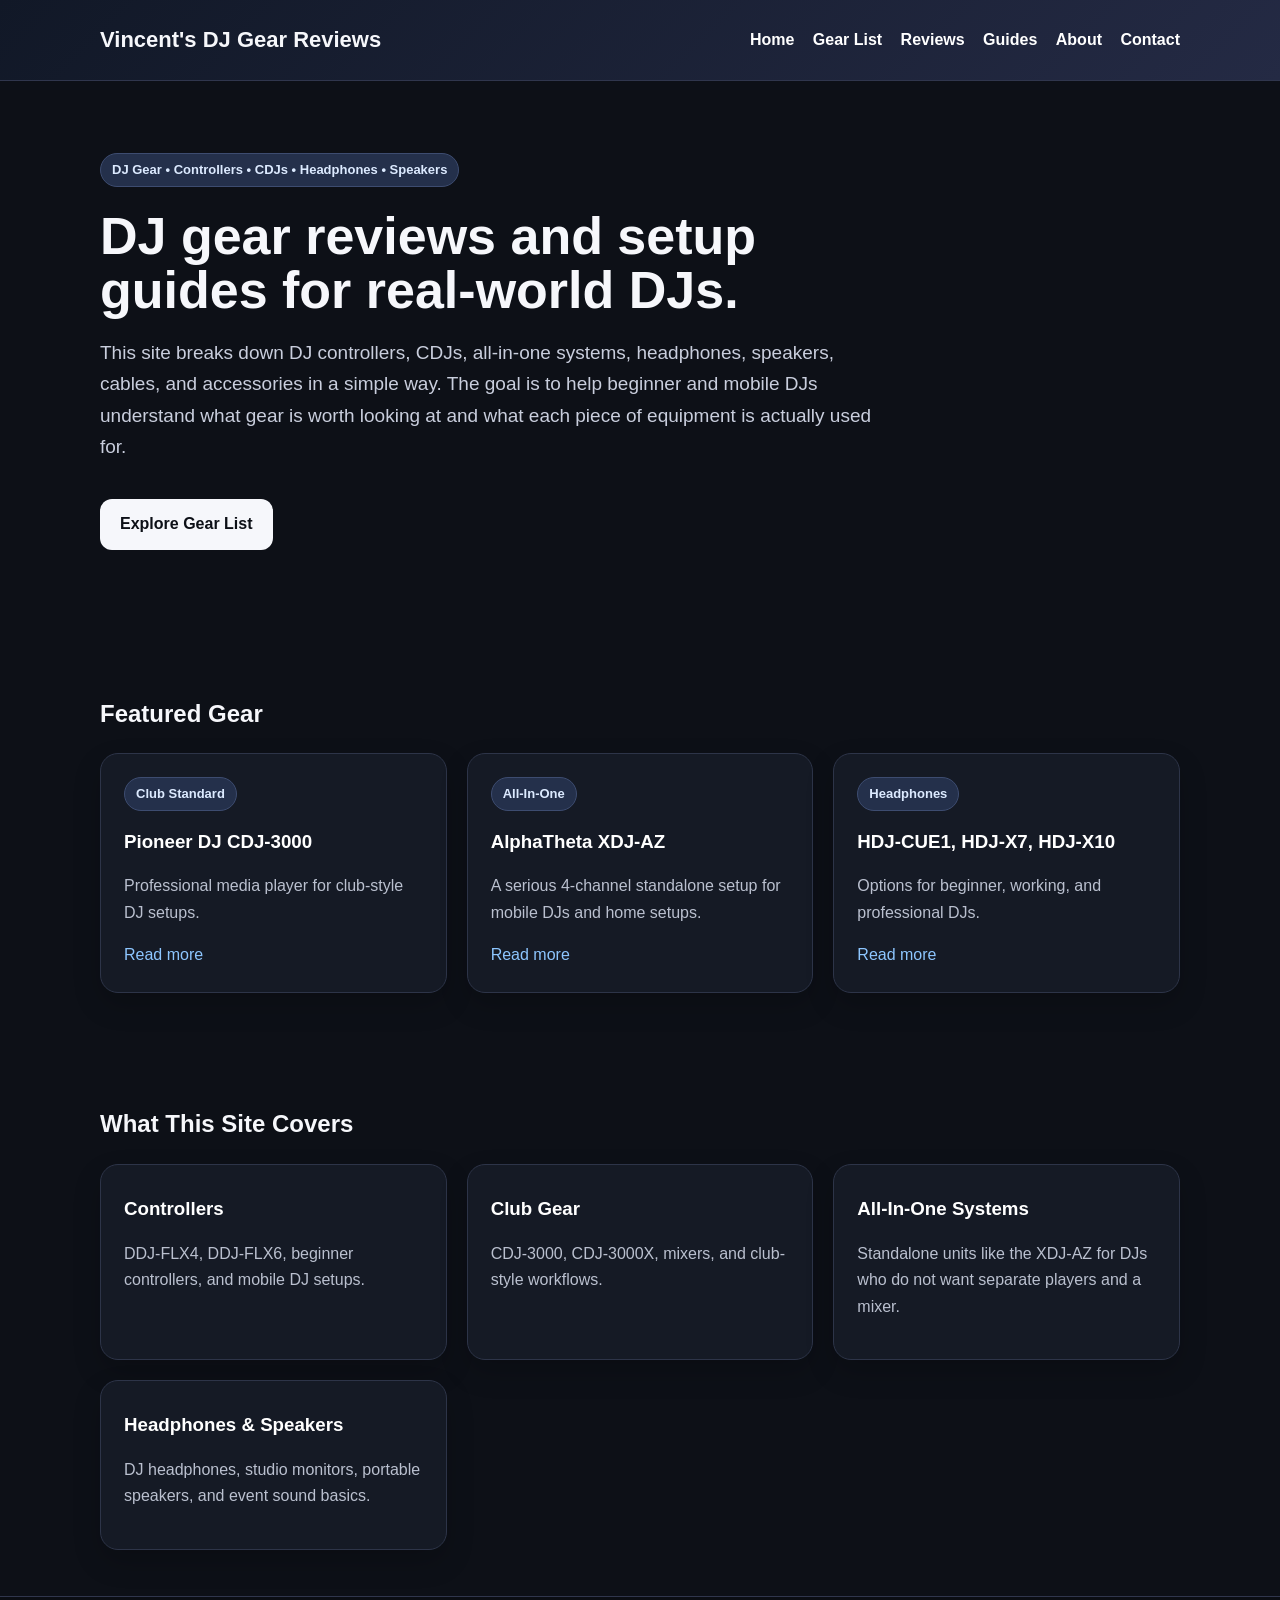
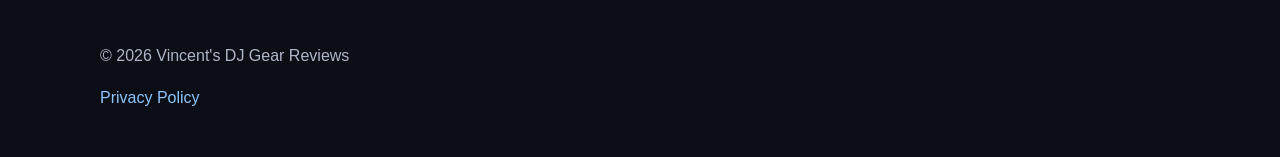
<file: index.html>
<!DOCTYPE html>
<html lang="en">
<head>
<meta charset="UTF-8">
<meta name="viewport" content="width=device-width, initial-scale=1.0">
<title>Vincent&#x27;s DJ Gear Reviews</title>
<link rel="stylesheet" href="style.css">
</head>
<body>
<header>
<div class="container">
<nav>
<div class="logo">Vincent's DJ Gear Reviews</div>
<div class="navlinks">
<a href="index.html">Home</a>
<a href="gear.html">Gear List</a>
<a href="reviews.html">Reviews</a>
<a href="guides.html">Guides</a>
<a href="about.html">About</a>
<a href="contact.html">Contact</a>
</div>
</nav>
</div>
</header>

<main>
<section class="hero">
<div class="container">
<span class="tag">DJ Gear • Controllers • CDJs • Headphones • Speakers</span>
<h1>DJ gear reviews and setup guides for real-world DJs.</h1>
<p>This site breaks down DJ controllers, CDJs, all-in-one systems, headphones, speakers, cables, and accessories in a simple way. The goal is to help beginner and mobile DJs understand what gear is worth looking at and what each piece of equipment is actually used for.</p>
<a class="button" href="gear.html">Explore Gear List</a>
</div>
</section>

<section class="section">
<div class="container">
<h2>Featured Gear</h2>
<div class="grid">
<div class="card"><span class="tag">Club Standard</span><h3>Pioneer DJ CDJ-3000</h3><p class="muted">Professional media player for club-style DJ setups.</p><a href="gear.html">Read more</a></div>
<div class="card"><span class="tag">All-In-One</span><h3>AlphaTheta XDJ-AZ</h3><p class="muted">A serious 4-channel standalone setup for mobile DJs and home setups.</p><a href="gear.html">Read more</a></div>
<div class="card"><span class="tag">Headphones</span><h3>HDJ-CUE1, HDJ-X7, HDJ-X10</h3><p class="muted">Options for beginner, working, and professional DJs.</p><a href="gear.html">Read more</a></div>
</div>
</div>
</section>

<section class="section">
<div class="container">
<h2>What This Site Covers</h2>
<div class="grid">
<div class="card"><h3>Controllers</h3><p class="muted">DDJ-FLX4, DDJ-FLX6, beginner controllers, and mobile DJ setups.</p></div>
<div class="card"><h3>Club Gear</h3><p class="muted">CDJ-3000, CDJ-3000X, mixers, and club-style workflows.</p></div>
<div class="card"><h3>All-In-One Systems</h3><p class="muted">Standalone units like the XDJ-AZ for DJs who do not want separate players and a mixer.</p></div>
<div class="card"><h3>Headphones & Speakers</h3><p class="muted">DJ headphones, studio monitors, portable speakers, and event sound basics.</p></div>
</div>
</div>
</section>
</main>
<footer><div class="container">
<p>© 2026 Vincent's DJ Gear Reviews</p>
<p><a href="privacy.html">Privacy Policy</a></p>
</div></footer></body></html>
</file>
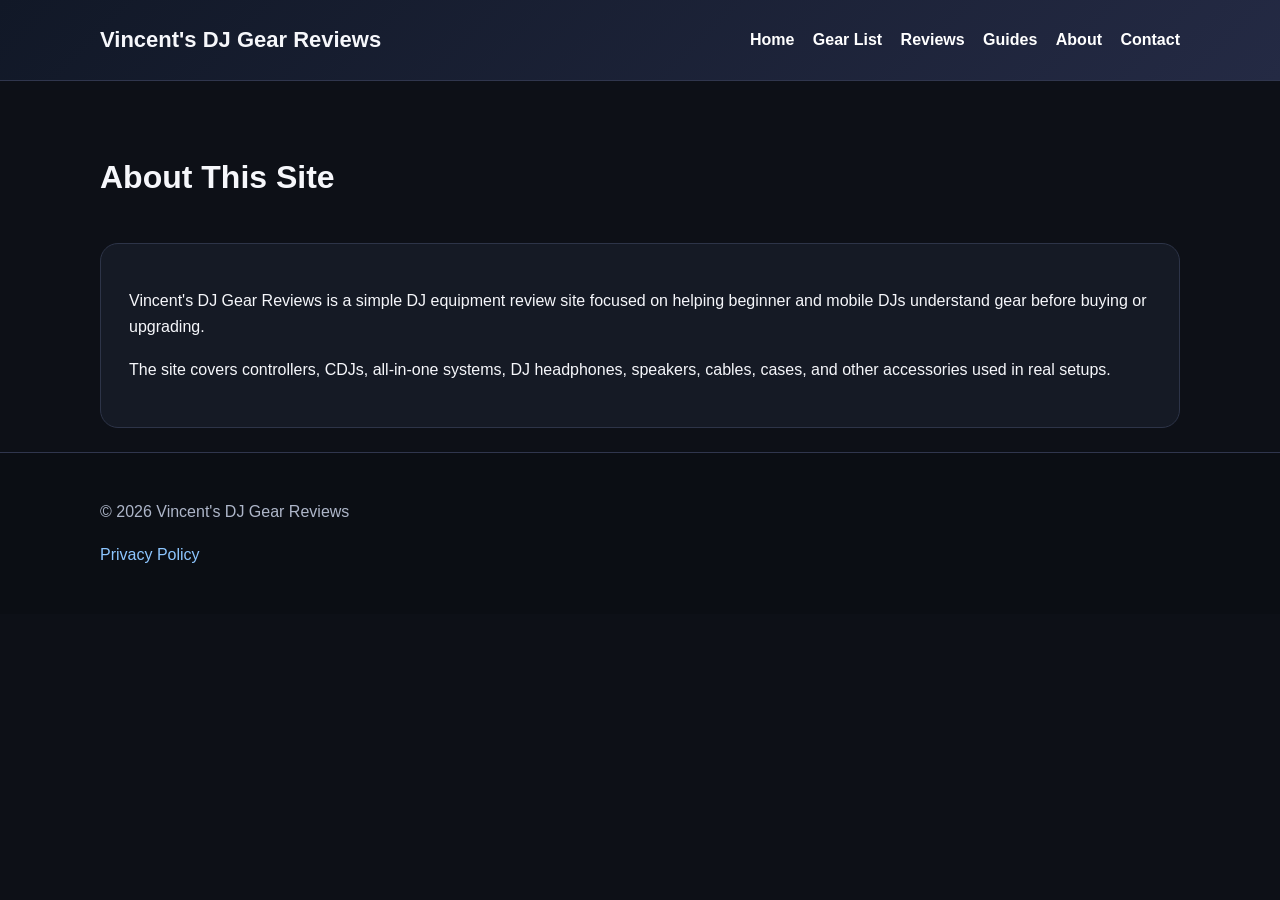
<file: about.html>
<!DOCTYPE html>
<html lang="en">
<head>
<meta charset="UTF-8">
<meta name="viewport" content="width=device-width, initial-scale=1.0">
<title>About</title>
<link rel="stylesheet" href="style.css">
</head>
<body>
<header>
<div class="container">
<nav>
<div class="logo">Vincent's DJ Gear Reviews</div>
<div class="navlinks">
<a href="index.html">Home</a>
<a href="gear.html">Gear List</a>
<a href="reviews.html">Reviews</a>
<a href="guides.html">Guides</a>
<a href="about.html">About</a>
<a href="contact.html">Contact</a>
</div>
</nav>
</div>
</header>

<main class="container">
<div class="page-title"><h1>About This Site</h1></div>
<div class="article">
<p>Vincent's DJ Gear Reviews is a simple DJ equipment review site focused on helping beginner and mobile DJs understand gear before buying or upgrading.</p>
<p>The site covers controllers, CDJs, all-in-one systems, DJ headphones, speakers, cables, cases, and other accessories used in real setups.</p>
</div>
</main>
<footer><div class="container">
<p>© 2026 Vincent's DJ Gear Reviews</p>
<p><a href="privacy.html">Privacy Policy</a></p>
</div></footer></body></html>
</file>
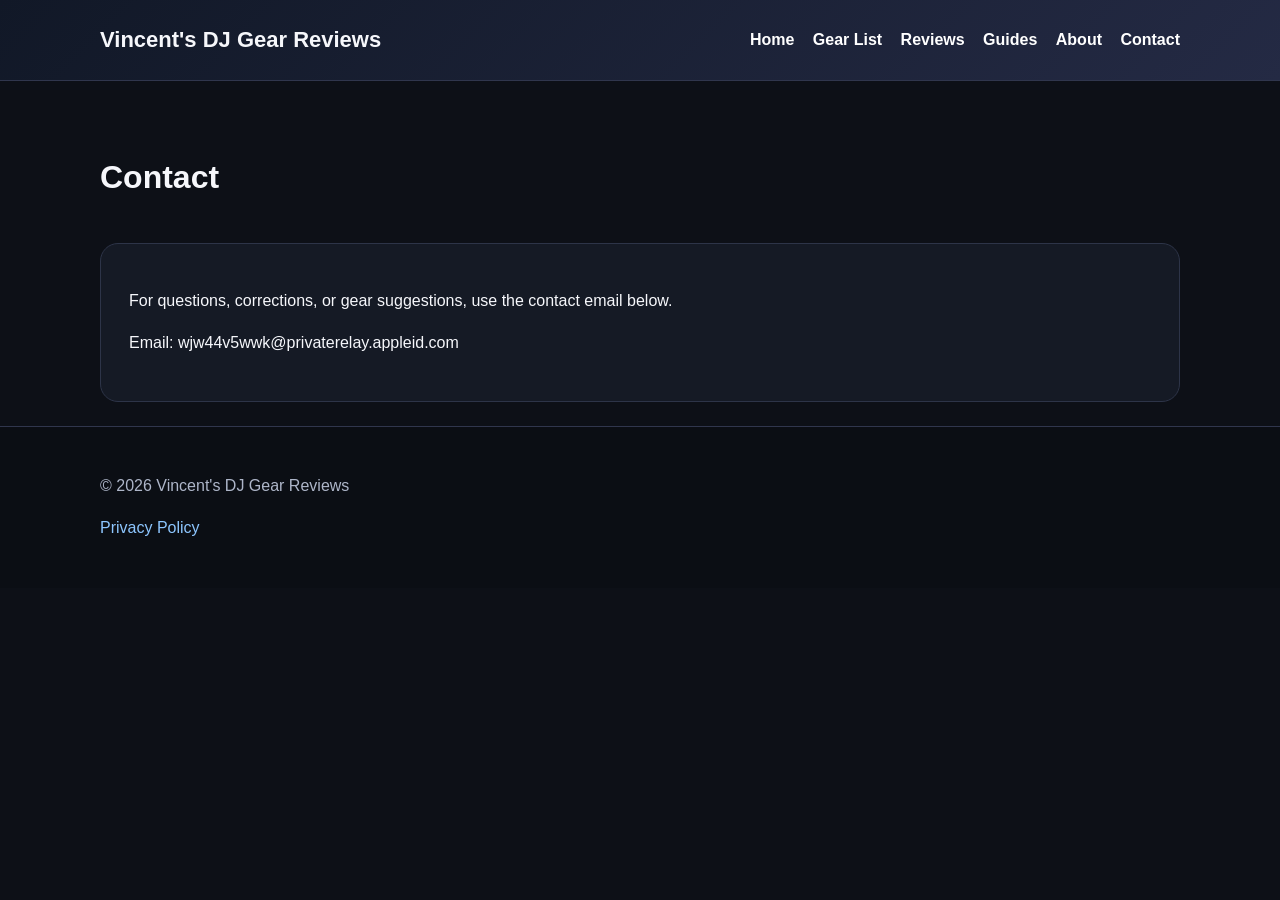
<file: contact.html>
<!DOCTYPE html>
<html lang="en">
<head>
<meta charset="UTF-8">
<meta name="viewport" content="width=device-width, initial-scale=1.0">
<title>Contact</title>
<link rel="stylesheet" href="style.css">
</head>
<body>
<header>
<div class="container">
<nav>
<div class="logo">Vincent's DJ Gear Reviews</div>
<div class="navlinks">
<a href="index.html">Home</a>
<a href="gear.html">Gear List</a>
<a href="reviews.html">Reviews</a>
<a href="guides.html">Guides</a>
<a href="about.html">About</a>
<a href="contact.html">Contact</a>
</div>
</nav>
</div>
</header>

<main class="container">
<div class="page-title"><h1>Contact</h1></div>
<div class="article">
<p>For questions, corrections, or gear suggestions, use the contact email below.</p>
<p>Email: wjw44v5wwk@privaterelay.appleid.com</p>
</div>
</main>
<footer><div class="container">
<p>© 2026 Vincent's DJ Gear Reviews</p>
<p><a href="privacy.html">Privacy Policy</a></p>
</div></footer></body></html>
</file>
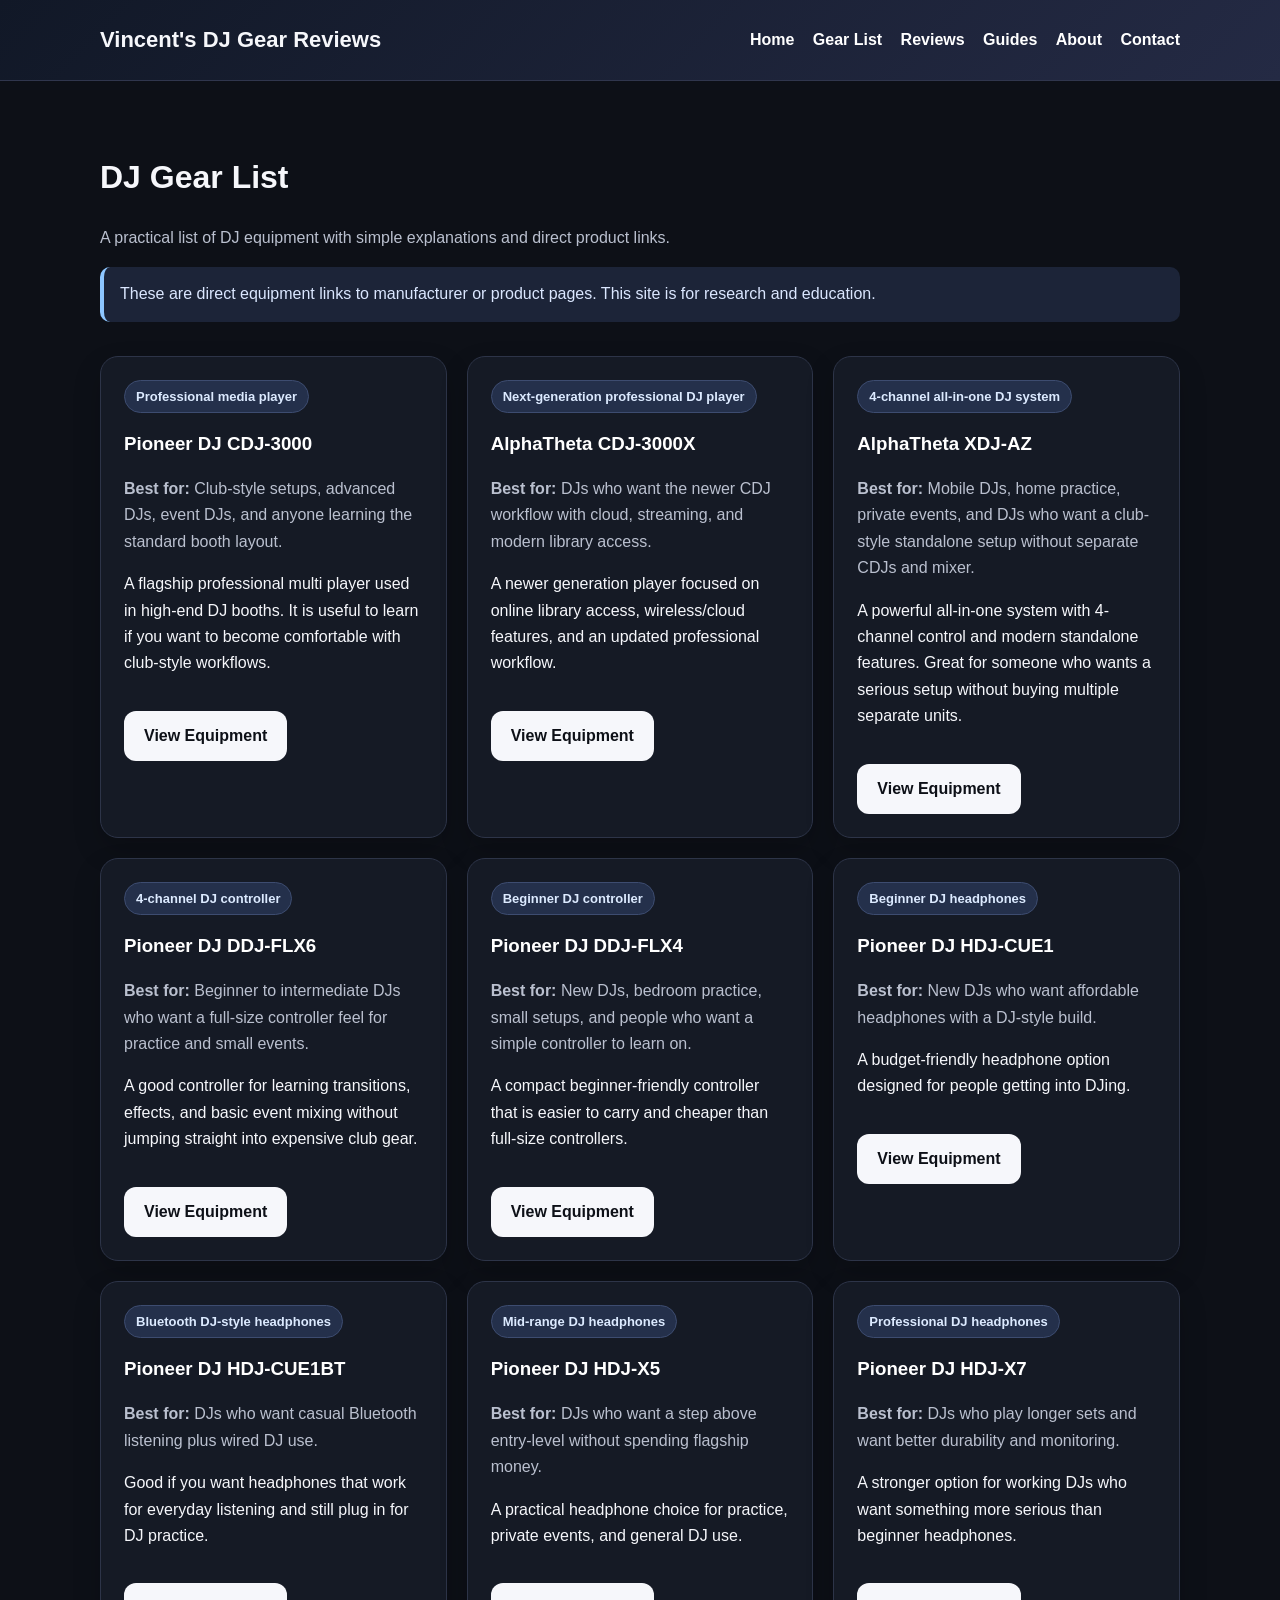
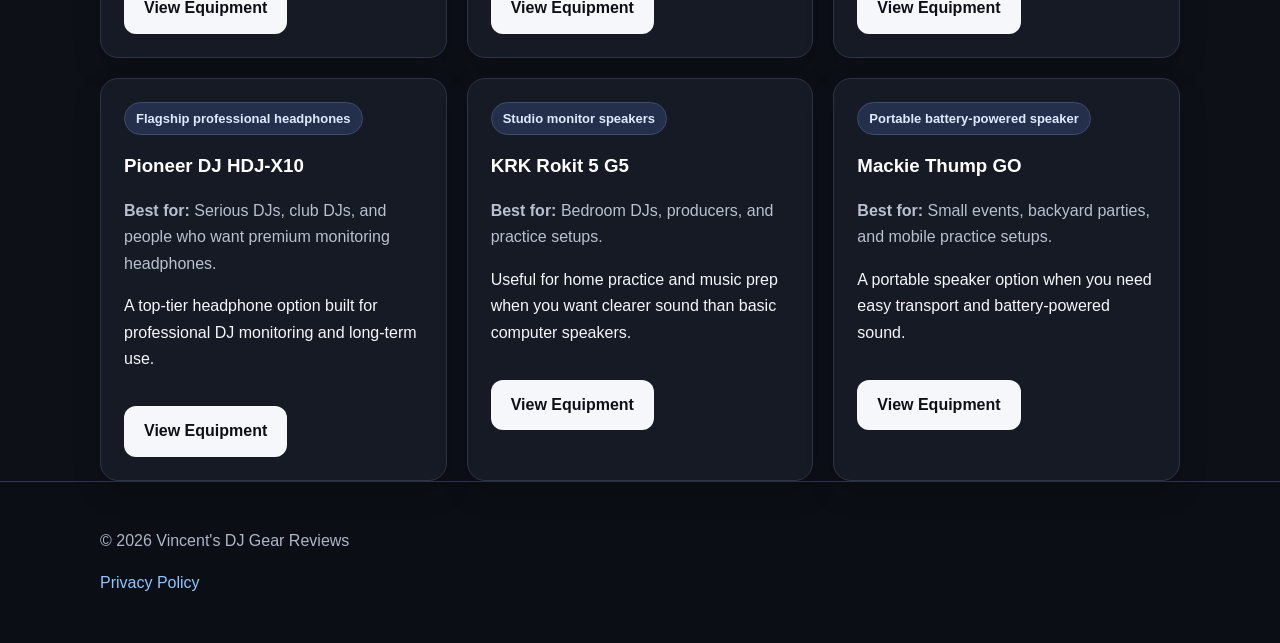
<file: gear.html>
<!DOCTYPE html>
<html lang="en">
<head>
<meta charset="UTF-8">
<meta name="viewport" content="width=device-width, initial-scale=1.0">
<title>DJ Gear List</title>
<link rel="stylesheet" href="style.css">
</head>
<body>
<header>
<div class="container">
<nav>
<div class="logo">Vincent's DJ Gear Reviews</div>
<div class="navlinks">
<a href="index.html">Home</a>
<a href="gear.html">Gear List</a>
<a href="reviews.html">Reviews</a>
<a href="guides.html">Guides</a>
<a href="about.html">About</a>
<a href="contact.html">Contact</a>
</div>
</nav>
</div>
</header>

<main class="container">
<div class="page-title">
<h1>DJ Gear List</h1>
<p class="muted">A practical list of DJ equipment with simple explanations and direct product links.</p>
<p class="notice">These are direct equipment links to manufacturer or product pages. This site is for research and education.</p>
</div>
<div class="grid">

<div class="card">
<span class="tag">Professional media player</span>
<h3>Pioneer DJ CDJ-3000</h3>
<p class="muted"><strong>Best for:</strong> Club-style setups, advanced DJs, event DJs, and anyone learning the standard booth layout.</p>
<p>A flagship professional multi player used in high-end DJ booths. It is useful to learn if you want to become comfortable with club-style workflows.</p>
<a class="button" href="https://www.pioneerdj.com/en/product/dj-players-turntables/cdj-3000/" target="_blank" rel="noopener">View Equipment</a>
</div>

<div class="card">
<span class="tag">Next-generation professional DJ player</span>
<h3>AlphaTheta CDJ-3000X</h3>
<p class="muted"><strong>Best for:</strong> DJs who want the newer CDJ workflow with cloud, streaming, and modern library access.</p>
<p>A newer generation player focused on online library access, wireless/cloud features, and an updated professional workflow.</p>
<a class="button" href="https://alphatheta.com/en/product/player/cdj-3000x/black/" target="_blank" rel="noopener">View Equipment</a>
</div>

<div class="card">
<span class="tag">4-channel all-in-one DJ system</span>
<h3>AlphaTheta XDJ-AZ</h3>
<p class="muted"><strong>Best for:</strong> Mobile DJs, home practice, private events, and DJs who want a club-style standalone setup without separate CDJs and mixer.</p>
<p>A powerful all-in-one system with 4-channel control and modern standalone features. Great for someone who wants a serious setup without buying multiple separate units.</p>
<a class="button" href="https://alphatheta.com/en/product/all-in-one-dj-system/xdj-az/black/" target="_blank" rel="noopener">View Equipment</a>
</div>

<div class="card">
<span class="tag">4-channel DJ controller</span>
<h3>Pioneer DJ DDJ-FLX6</h3>
<p class="muted"><strong>Best for:</strong> Beginner to intermediate DJs who want a full-size controller feel for practice and small events.</p>
<p>A good controller for learning transitions, effects, and basic event mixing without jumping straight into expensive club gear.</p>
<a class="button" href="https://www.pioneerdj.com/en/product/controller/ddj-flx6/" target="_blank" rel="noopener">View Equipment</a>
</div>

<div class="card">
<span class="tag">Beginner DJ controller</span>
<h3>Pioneer DJ DDJ-FLX4</h3>
<p class="muted"><strong>Best for:</strong> New DJs, bedroom practice, small setups, and people who want a simple controller to learn on.</p>
<p>A compact beginner-friendly controller that is easier to carry and cheaper than full-size controllers.</p>
<a class="button" href="https://www.pioneerdj.com/en/product/controller/ddj-flx4/" target="_blank" rel="noopener">View Equipment</a>
</div>

<div class="card">
<span class="tag">Beginner DJ headphones</span>
<h3>Pioneer DJ HDJ-CUE1</h3>
<p class="muted"><strong>Best for:</strong> New DJs who want affordable headphones with a DJ-style build.</p>
<p>A budget-friendly headphone option designed for people getting into DJing.</p>
<a class="button" href="https://www.pioneerdj.com/en/product/headphones/hdj-cue1/" target="_blank" rel="noopener">View Equipment</a>
</div>

<div class="card">
<span class="tag">Bluetooth DJ-style headphones</span>
<h3>Pioneer DJ HDJ-CUE1BT</h3>
<p class="muted"><strong>Best for:</strong> DJs who want casual Bluetooth listening plus wired DJ use.</p>
<p>Good if you want headphones that work for everyday listening and still plug in for DJ practice.</p>
<a class="button" href="https://www.pioneerdj.com/en/product/headphones/hdj-cue1bt-k/" target="_blank" rel="noopener">View Equipment</a>
</div>

<div class="card">
<span class="tag">Mid-range DJ headphones</span>
<h3>Pioneer DJ HDJ-X5</h3>
<p class="muted"><strong>Best for:</strong> DJs who want a step above entry-level without spending flagship money.</p>
<p>A practical headphone choice for practice, private events, and general DJ use.</p>
<a class="button" href="https://www.pioneerdj.com/en/product/headphones/hdj-x5/" target="_blank" rel="noopener">View Equipment</a>
</div>

<div class="card">
<span class="tag">Professional DJ headphones</span>
<h3>Pioneer DJ HDJ-X7</h3>
<p class="muted"><strong>Best for:</strong> DJs who play longer sets and want better durability and monitoring.</p>
<p>A stronger option for working DJs who want something more serious than beginner headphones.</p>
<a class="button" href="https://www.pioneerdj.com/en/product/headphones/hdj-x7/" target="_blank" rel="noopener">View Equipment</a>
</div>

<div class="card">
<span class="tag">Flagship professional headphones</span>
<h3>Pioneer DJ HDJ-X10</h3>
<p class="muted"><strong>Best for:</strong> Serious DJs, club DJs, and people who want premium monitoring headphones.</p>
<p>A top-tier headphone option built for professional DJ monitoring and long-term use.</p>
<a class="button" href="https://pioneerdjstore.com/products/hdj-x10" target="_blank" rel="noopener">View Equipment</a>
</div>

<div class="card">
<span class="tag">Studio monitor speakers</span>
<h3>KRK Rokit 5 G5</h3>
<p class="muted"><strong>Best for:</strong> Bedroom DJs, producers, and practice setups.</p>
<p>Useful for home practice and music prep when you want clearer sound than basic computer speakers.</p>
<a class="button" href="https://www.krkmusic.com/products/rokit-5-generation-five" target="_blank" rel="noopener">View Equipment</a>
</div>

<div class="card">
<span class="tag">Portable battery-powered speaker</span>
<h3>Mackie Thump GO</h3>
<p class="muted"><strong>Best for:</strong> Small events, backyard parties, and mobile practice setups.</p>
<p>A portable speaker option when you need easy transport and battery-powered sound.</p>
<a class="button" href="https://mackie.com/en/products/loudspeakers/thump-go/thump_go.html" target="_blank" rel="noopener">View Equipment</a>
</div>
</div>
</main>
<footer><div class="container">
<p>© 2026 Vincent's DJ Gear Reviews</p>
<p><a href="privacy.html">Privacy Policy</a></p>
</div></footer></body></html>
</file>
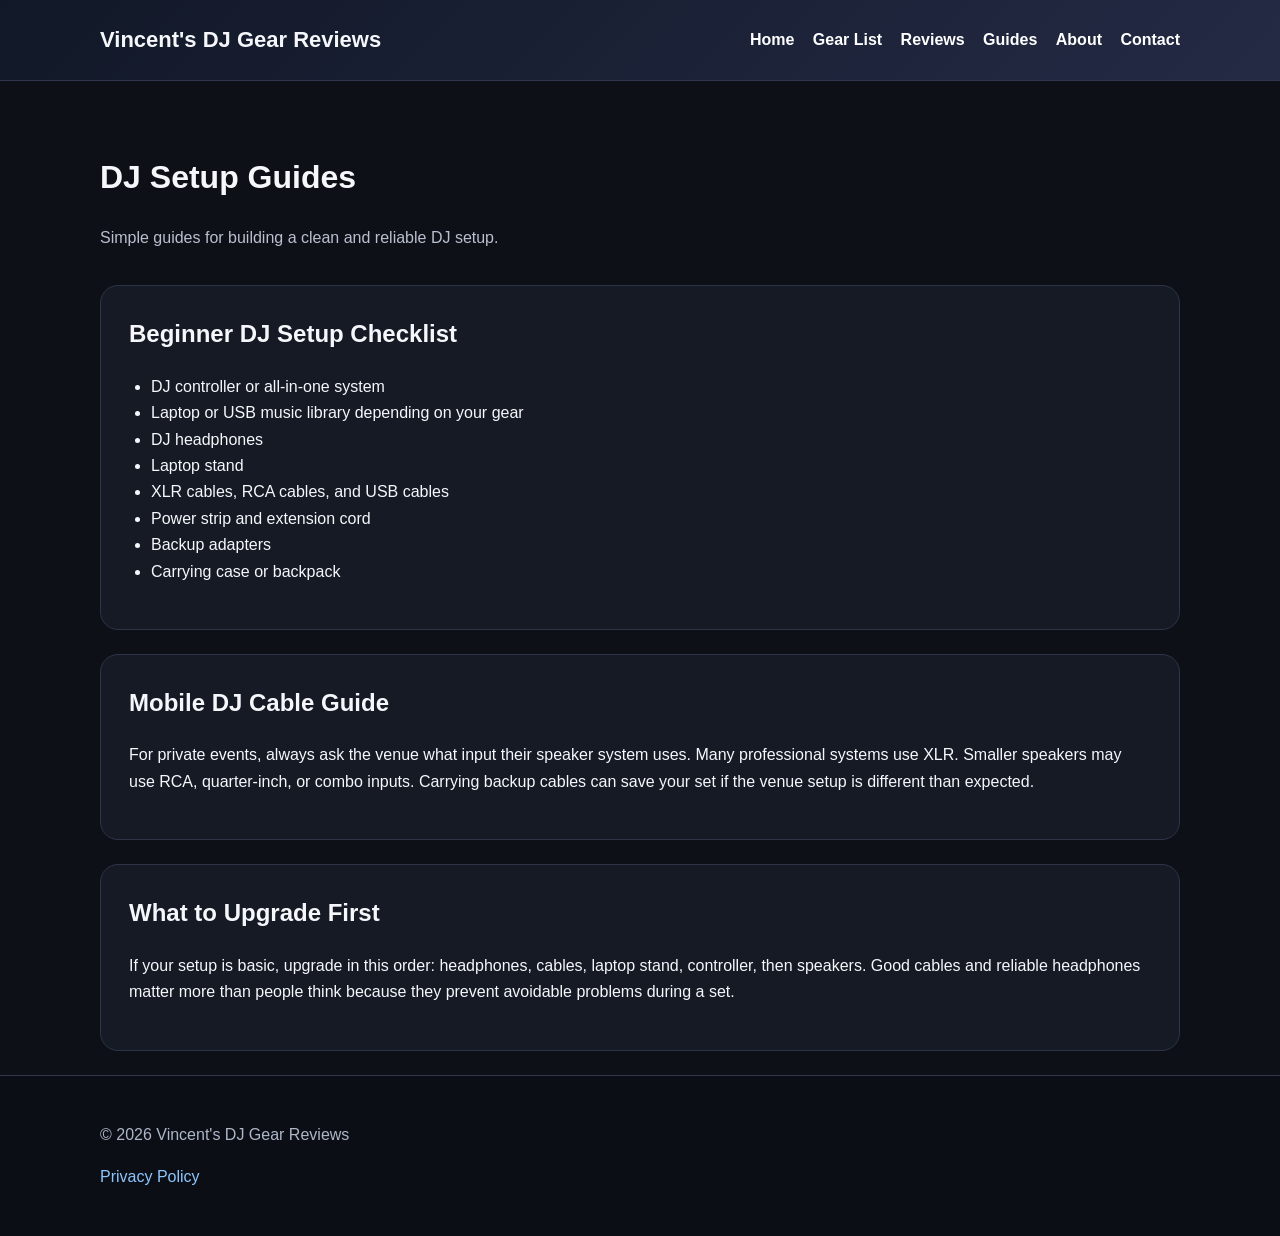
<file: guides.html>
<!DOCTYPE html>
<html lang="en">
<head>
<meta charset="UTF-8">
<meta name="viewport" content="width=device-width, initial-scale=1.0">
<title>DJ Setup Guides</title>
<link rel="stylesheet" href="style.css">
</head>
<body>
<header>
<div class="container">
<nav>
<div class="logo">Vincent's DJ Gear Reviews</div>
<div class="navlinks">
<a href="index.html">Home</a>
<a href="gear.html">Gear List</a>
<a href="reviews.html">Reviews</a>
<a href="guides.html">Guides</a>
<a href="about.html">About</a>
<a href="contact.html">Contact</a>
</div>
</nav>
</div>
</header>

<main class="container">
<div class="page-title"><h1>DJ Setup Guides</h1><p class="muted">Simple guides for building a clean and reliable DJ setup.</p></div>

<div class="article">
<h2>Beginner DJ Setup Checklist</h2>
<ul>
<li>DJ controller or all-in-one system</li>
<li>Laptop or USB music library depending on your gear</li>
<li>DJ headphones</li>
<li>Laptop stand</li>
<li>XLR cables, RCA cables, and USB cables</li>
<li>Power strip and extension cord</li>
<li>Backup adapters</li>
<li>Carrying case or backpack</li>
</ul>
</div>

<div class="article">
<h2>Mobile DJ Cable Guide</h2>
<p>For private events, always ask the venue what input their speaker system uses. Many professional systems use XLR. Smaller speakers may use RCA, quarter-inch, or combo inputs. Carrying backup cables can save your set if the venue setup is different than expected.</p>
</div>

<div class="article">
<h2>What to Upgrade First</h2>
<p>If your setup is basic, upgrade in this order: headphones, cables, laptop stand, controller, then speakers. Good cables and reliable headphones matter more than people think because they prevent avoidable problems during a set.</p>
</div>
</main>
<footer><div class="container">
<p>© 2026 Vincent's DJ Gear Reviews</p>
<p><a href="privacy.html">Privacy Policy</a></p>
</div></footer></body></html>
</file>
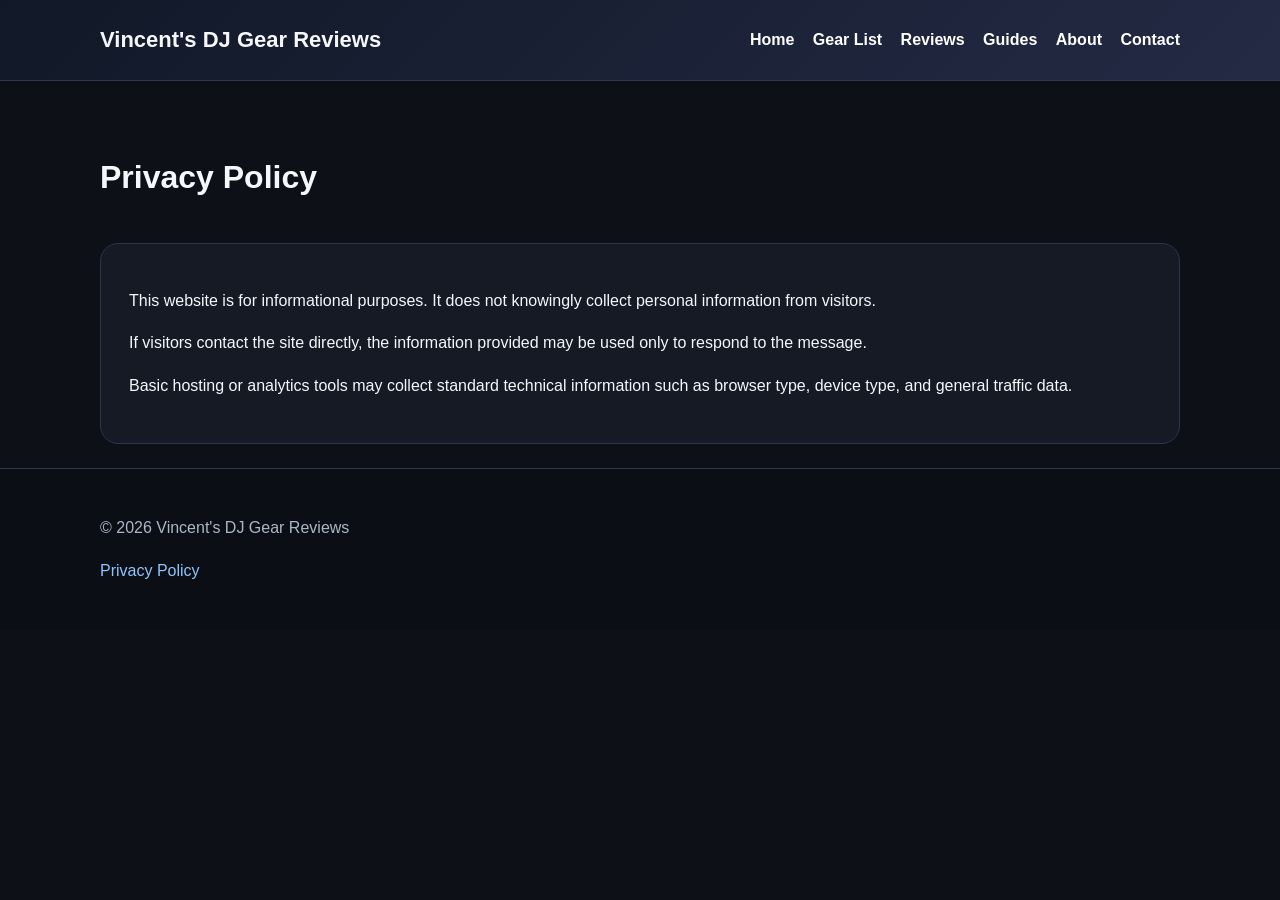
<file: privacy.html>
<!DOCTYPE html>
<html lang="en">
<head>
<meta charset="UTF-8">
<meta name="viewport" content="width=device-width, initial-scale=1.0">
<title>Privacy Policy</title>
<link rel="stylesheet" href="style.css">
</head>
<body>
<header>
<div class="container">
<nav>
<div class="logo">Vincent's DJ Gear Reviews</div>
<div class="navlinks">
<a href="index.html">Home</a>
<a href="gear.html">Gear List</a>
<a href="reviews.html">Reviews</a>
<a href="guides.html">Guides</a>
<a href="about.html">About</a>
<a href="contact.html">Contact</a>
</div>
</nav>
</div>
</header>

<main class="container">
<div class="page-title"><h1>Privacy Policy</h1></div>
<div class="article">
<p>This website is for informational purposes. It does not knowingly collect personal information from visitors.</p>
<p>If visitors contact the site directly, the information provided may be used only to respond to the message.</p>
<p>Basic hosting or analytics tools may collect standard technical information such as browser type, device type, and general traffic data.</p>
</div>
</main>
<footer><div class="container">
<p>© 2026 Vincent's DJ Gear Reviews</p>
<p><a href="privacy.html">Privacy Policy</a></p>
</div></footer></body></html>
</file>
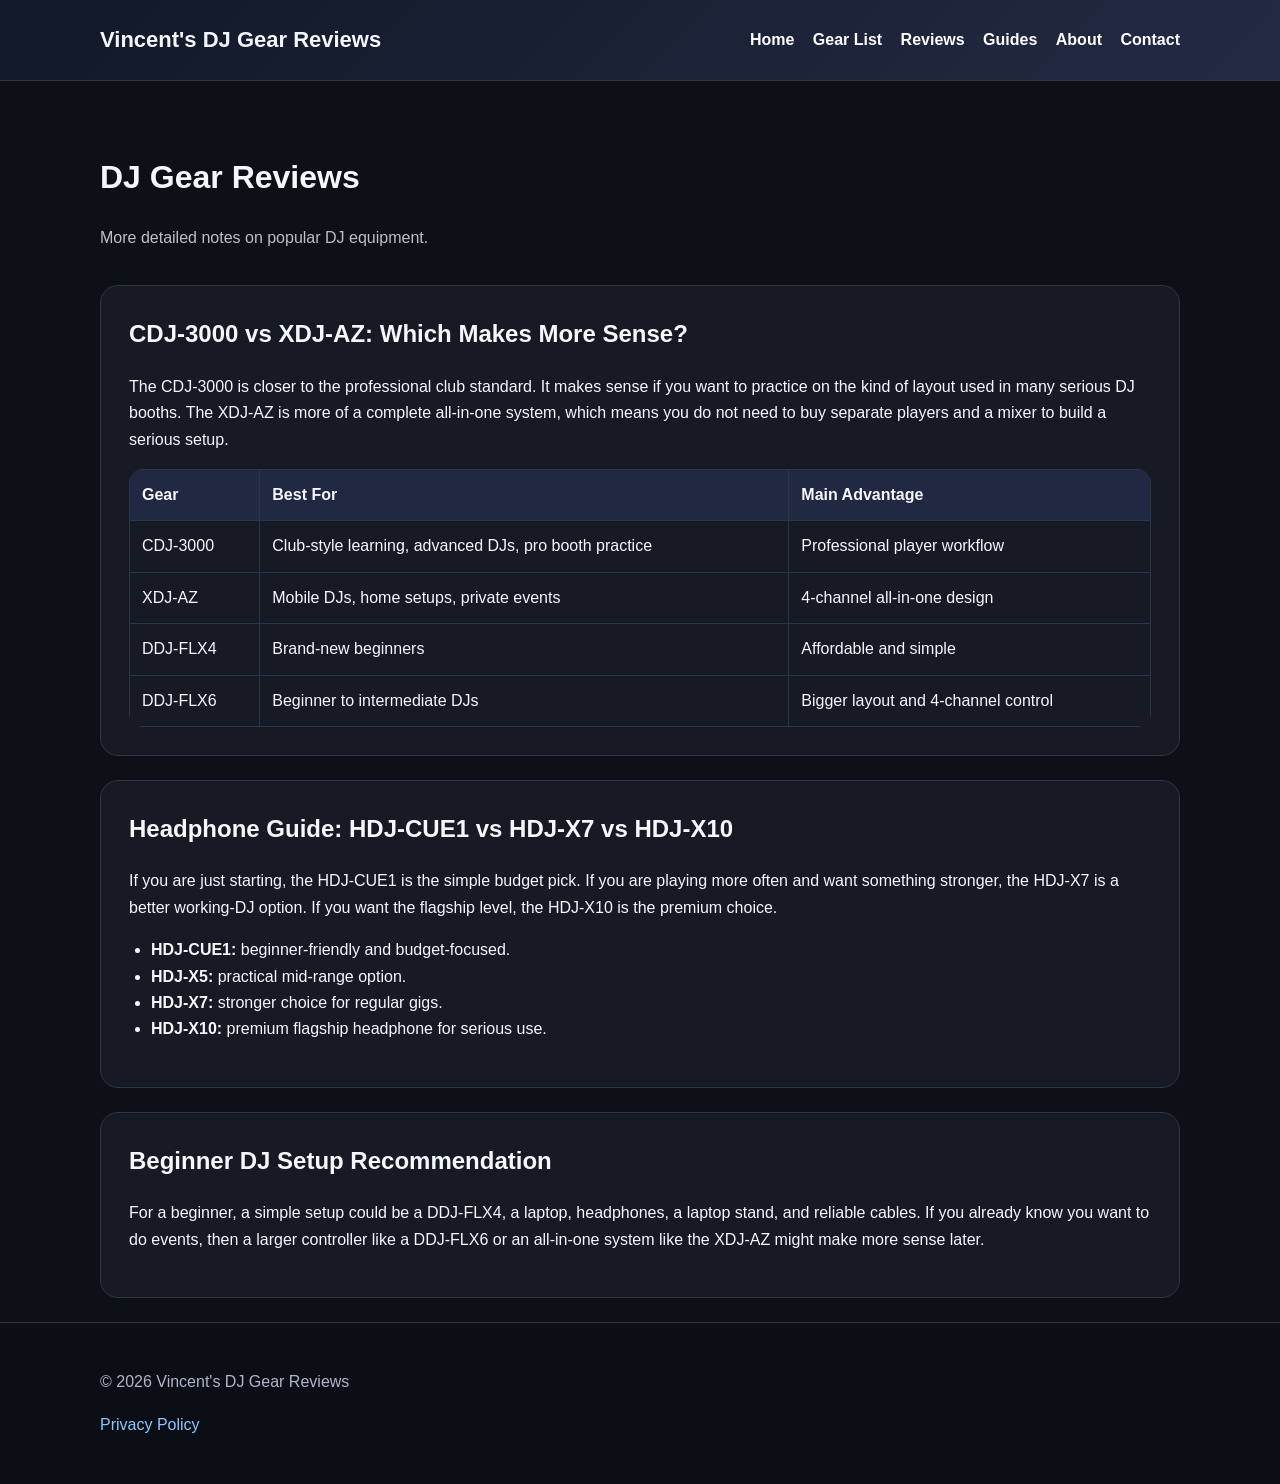
<file: reviews.html>
<!DOCTYPE html>
<html lang="en">
<head>
<meta charset="UTF-8">
<meta name="viewport" content="width=device-width, initial-scale=1.0">
<title>DJ Gear Reviews</title>
<link rel="stylesheet" href="style.css">
</head>
<body>
<header>
<div class="container">
<nav>
<div class="logo">Vincent's DJ Gear Reviews</div>
<div class="navlinks">
<a href="index.html">Home</a>
<a href="gear.html">Gear List</a>
<a href="reviews.html">Reviews</a>
<a href="guides.html">Guides</a>
<a href="about.html">About</a>
<a href="contact.html">Contact</a>
</div>
</nav>
</div>
</header>

<main class="container">
<div class="page-title"><h1>DJ Gear Reviews</h1><p class="muted">More detailed notes on popular DJ equipment.</p></div>

<div class="article">
<h2>CDJ-3000 vs XDJ-AZ: Which Makes More Sense?</h2>
<p>The CDJ-3000 is closer to the professional club standard. It makes sense if you want to practice on the kind of layout used in many serious DJ booths. The XDJ-AZ is more of a complete all-in-one system, which means you do not need to buy separate players and a mixer to build a serious setup.</p>
<table class="comparison">
<tr><th>Gear</th><th>Best For</th><th>Main Advantage</th></tr>
<tr><td>CDJ-3000</td><td>Club-style learning, advanced DJs, pro booth practice</td><td>Professional player workflow</td></tr>
<tr><td>XDJ-AZ</td><td>Mobile DJs, home setups, private events</td><td>4-channel all-in-one design</td></tr>
<tr><td>DDJ-FLX4</td><td>Brand-new beginners</td><td>Affordable and simple</td></tr>
<tr><td>DDJ-FLX6</td><td>Beginner to intermediate DJs</td><td>Bigger layout and 4-channel control</td></tr>
</table>
</div>

<div class="article">
<h2>Headphone Guide: HDJ-CUE1 vs HDJ-X7 vs HDJ-X10</h2>
<p>If you are just starting, the HDJ-CUE1 is the simple budget pick. If you are playing more often and want something stronger, the HDJ-X7 is a better working-DJ option. If you want the flagship level, the HDJ-X10 is the premium choice.</p>
<ul>
<li><strong>HDJ-CUE1:</strong> beginner-friendly and budget-focused.</li>
<li><strong>HDJ-X5:</strong> practical mid-range option.</li>
<li><strong>HDJ-X7:</strong> stronger choice for regular gigs.</li>
<li><strong>HDJ-X10:</strong> premium flagship headphone for serious use.</li>
</ul>
</div>

<div class="article">
<h2>Beginner DJ Setup Recommendation</h2>
<p>For a beginner, a simple setup could be a DDJ-FLX4, a laptop, headphones, a laptop stand, and reliable cables. If you already know you want to do events, then a larger controller like a DDJ-FLX6 or an all-in-one system like the XDJ-AZ might make more sense later.</p>
</div>
</main>
<footer><div class="container">
<p>© 2026 Vincent's DJ Gear Reviews</p>
<p><a href="privacy.html">Privacy Policy</a></p>
</div></footer></body></html>
</file>
<file: style.css>
*{box-sizing:border-box}
body{margin:0;font-family:Arial,Helvetica,sans-serif;background:#0d1017;color:#f6f7fb;line-height:1.65}
a{color:#8dc6ff;text-decoration:none}
a:hover{text-decoration:underline}
.container{max-width:1120px;margin:0 auto;padding:0 20px}
header{background:linear-gradient(135deg,#111827,#242a44);border-bottom:1px solid #30364d}
nav{display:flex;justify-content:space-between;align-items:center;gap:18px;flex-wrap:wrap;padding:22px 0}
.logo{font-size:22px;font-weight:900}
.navlinks a{margin-left:14px;color:#fff;font-weight:700}
.hero{padding:72px 0 78px}
.hero h1{font-size:52px;line-height:1.05;margin:12px 0 18px;max-width:830px}
.hero p{font-size:19px;color:#c9cedd;max-width:790px}
.button{display:inline-block;margin-top:18px;background:#f6f7fb;color:#0d1017;padding:12px 20px;border-radius:12px;font-weight:900}
.tag{display:inline-block;background:#24304b;color:#dceaff;border:1px solid #3d4c70;border-radius:999px;padding:5px 11px;font-size:13px;font-weight:700;margin-bottom:10px}
.section{padding:46px 0}
.grid{display:grid;grid-template-columns:repeat(auto-fit,minmax(260px,1fr));gap:20px}
.card{background:#151a25;border:1px solid #2d3448;border-radius:18px;padding:23px;box-shadow:0 12px 28px rgba(0,0,0,.18)}
.card h3{margin:6px 0 8px;color:#fff}
.muted{color:#bac0cf}
.small{font-size:14px;color:#aeb6c9}
.article{background:#151a25;border:1px solid #2d3448;border-radius:18px;padding:28px;margin-bottom:24px}
.article h2{margin-top:0}
.comparison{width:100%;border-collapse:collapse;background:#151a25;border-radius:14px;overflow:hidden}
.comparison th,.comparison td{border:1px solid #2d3448;padding:12px;text-align:left;vertical-align:top}
.comparison th{background:#202842}
footer{border-top:1px solid #30364d;padding:30px 0;color:#aeb6c9;background:#0b0e14}
ul{padding-left:22px}
.page-title{padding:48px 0 18px}
.notice{background:#1c2438;border-left:4px solid #8dc6ff;padding:14px 16px;border-radius:10px;color:#dbe7ff}
</file>
